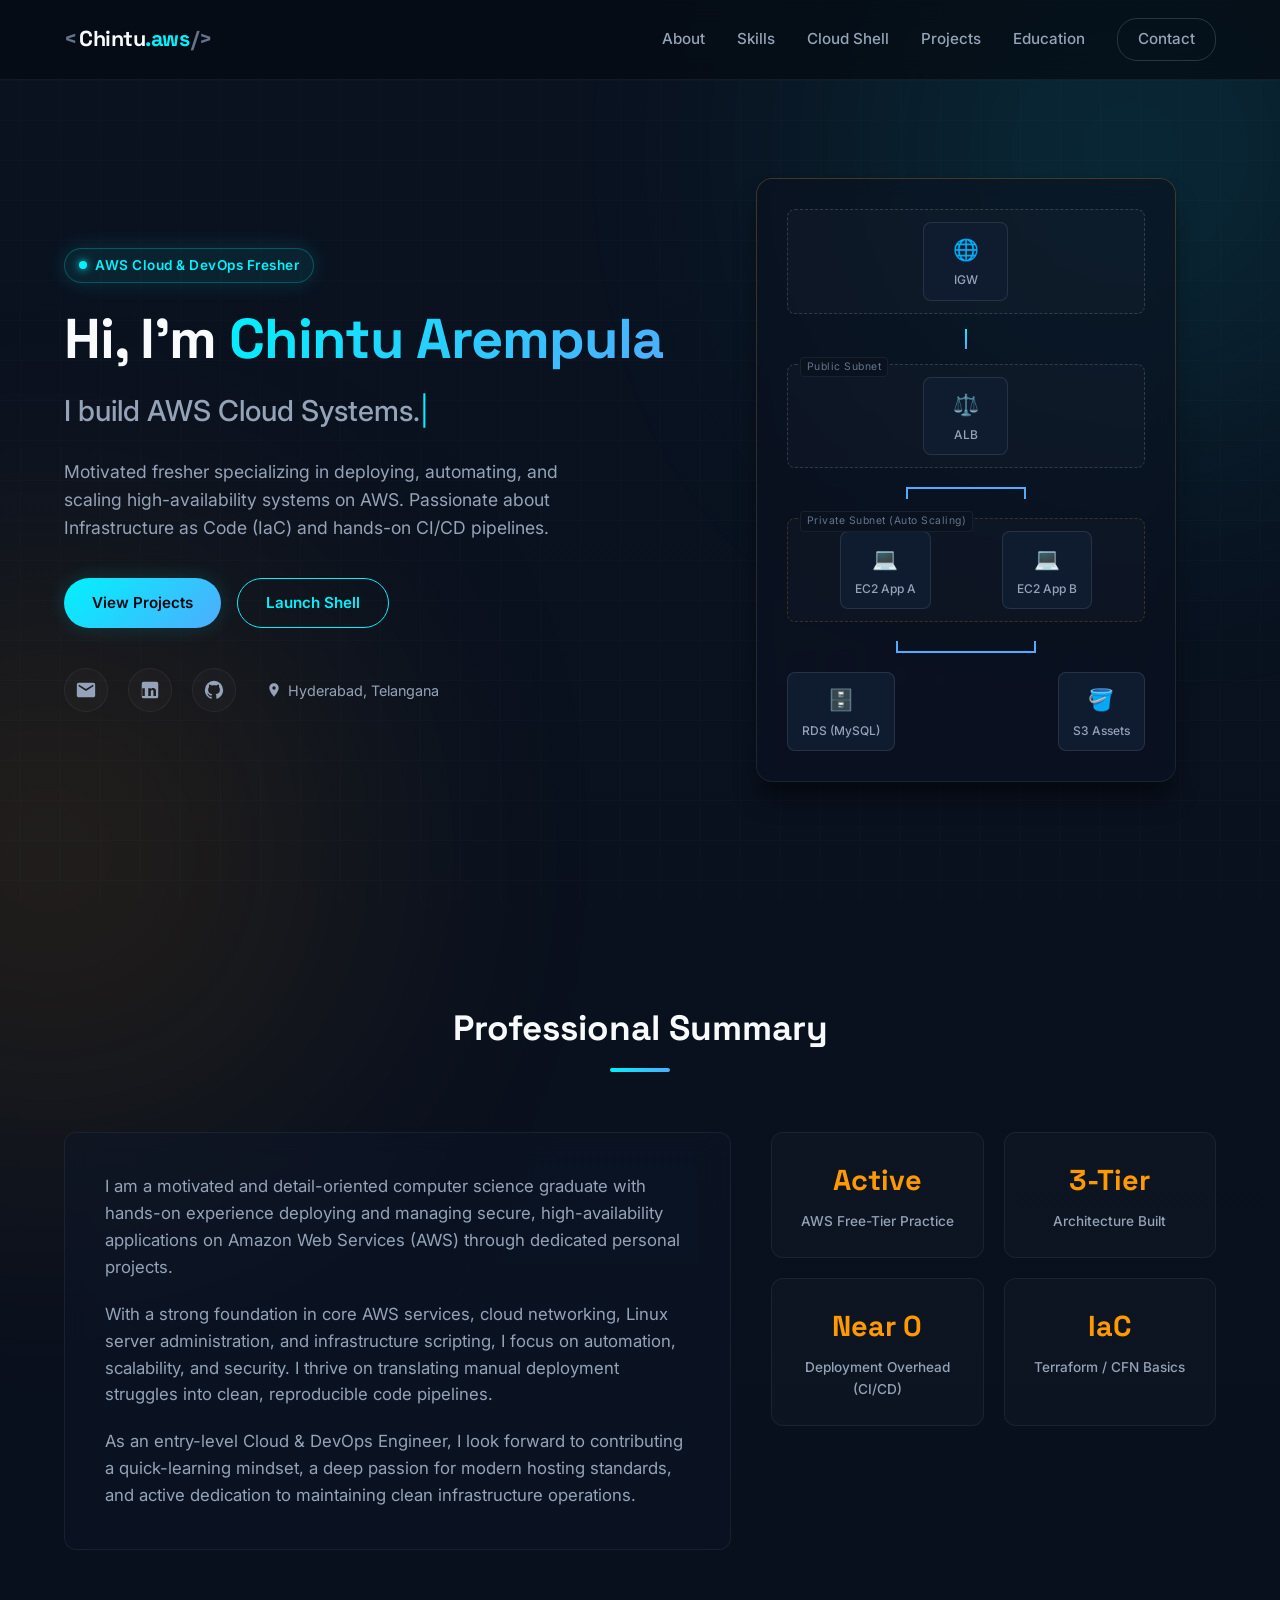
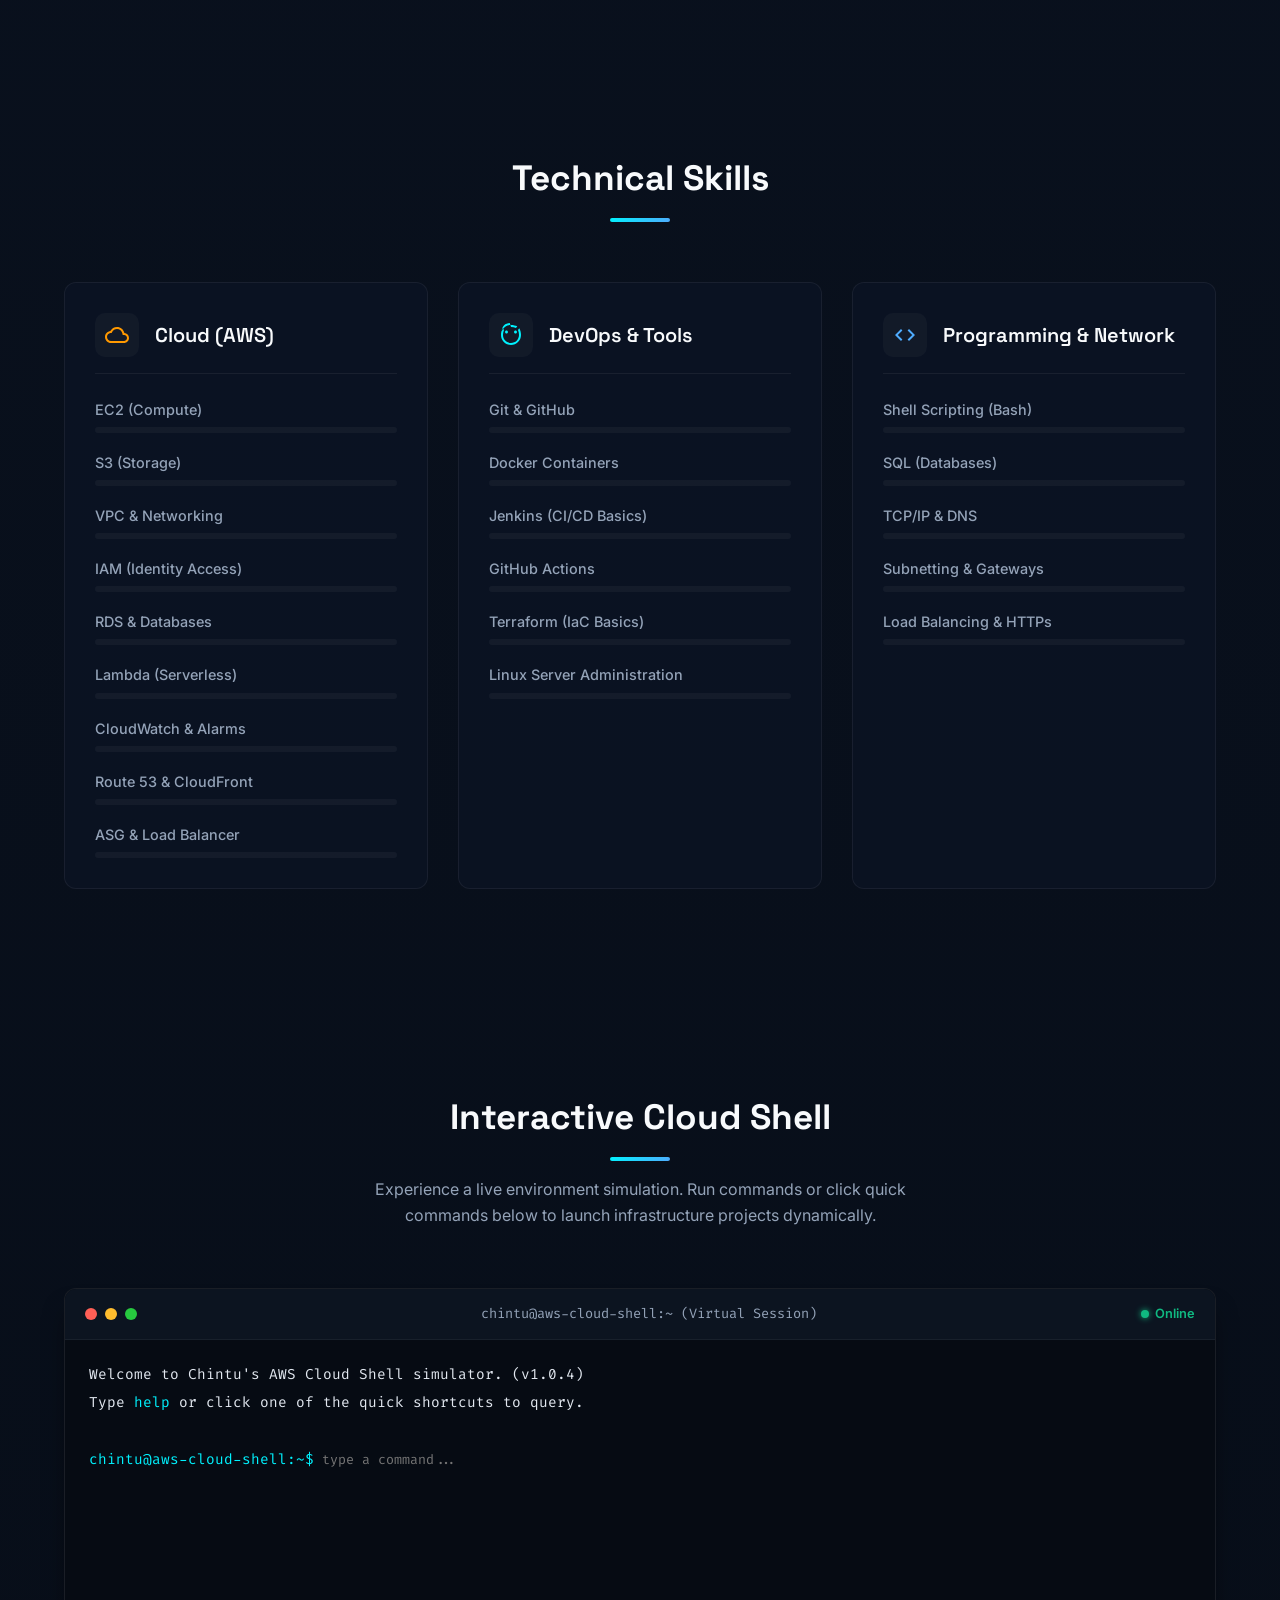
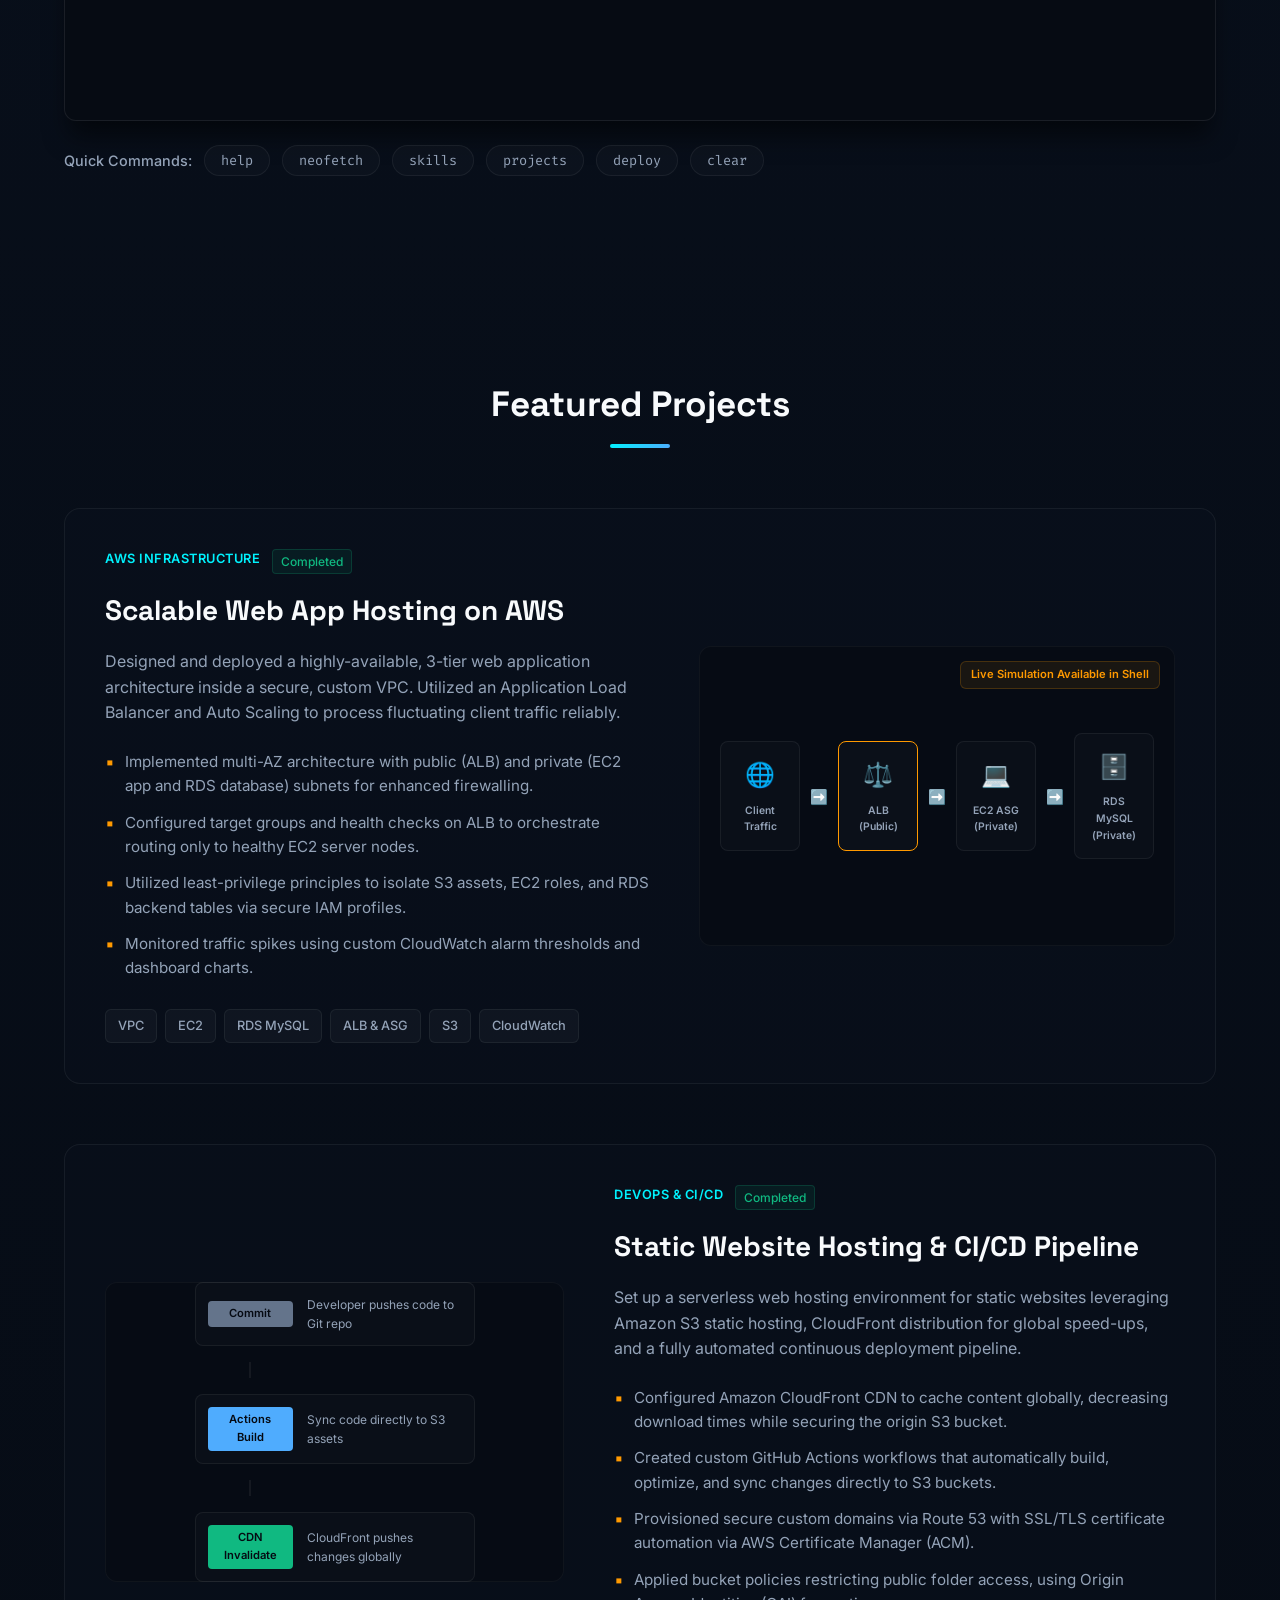
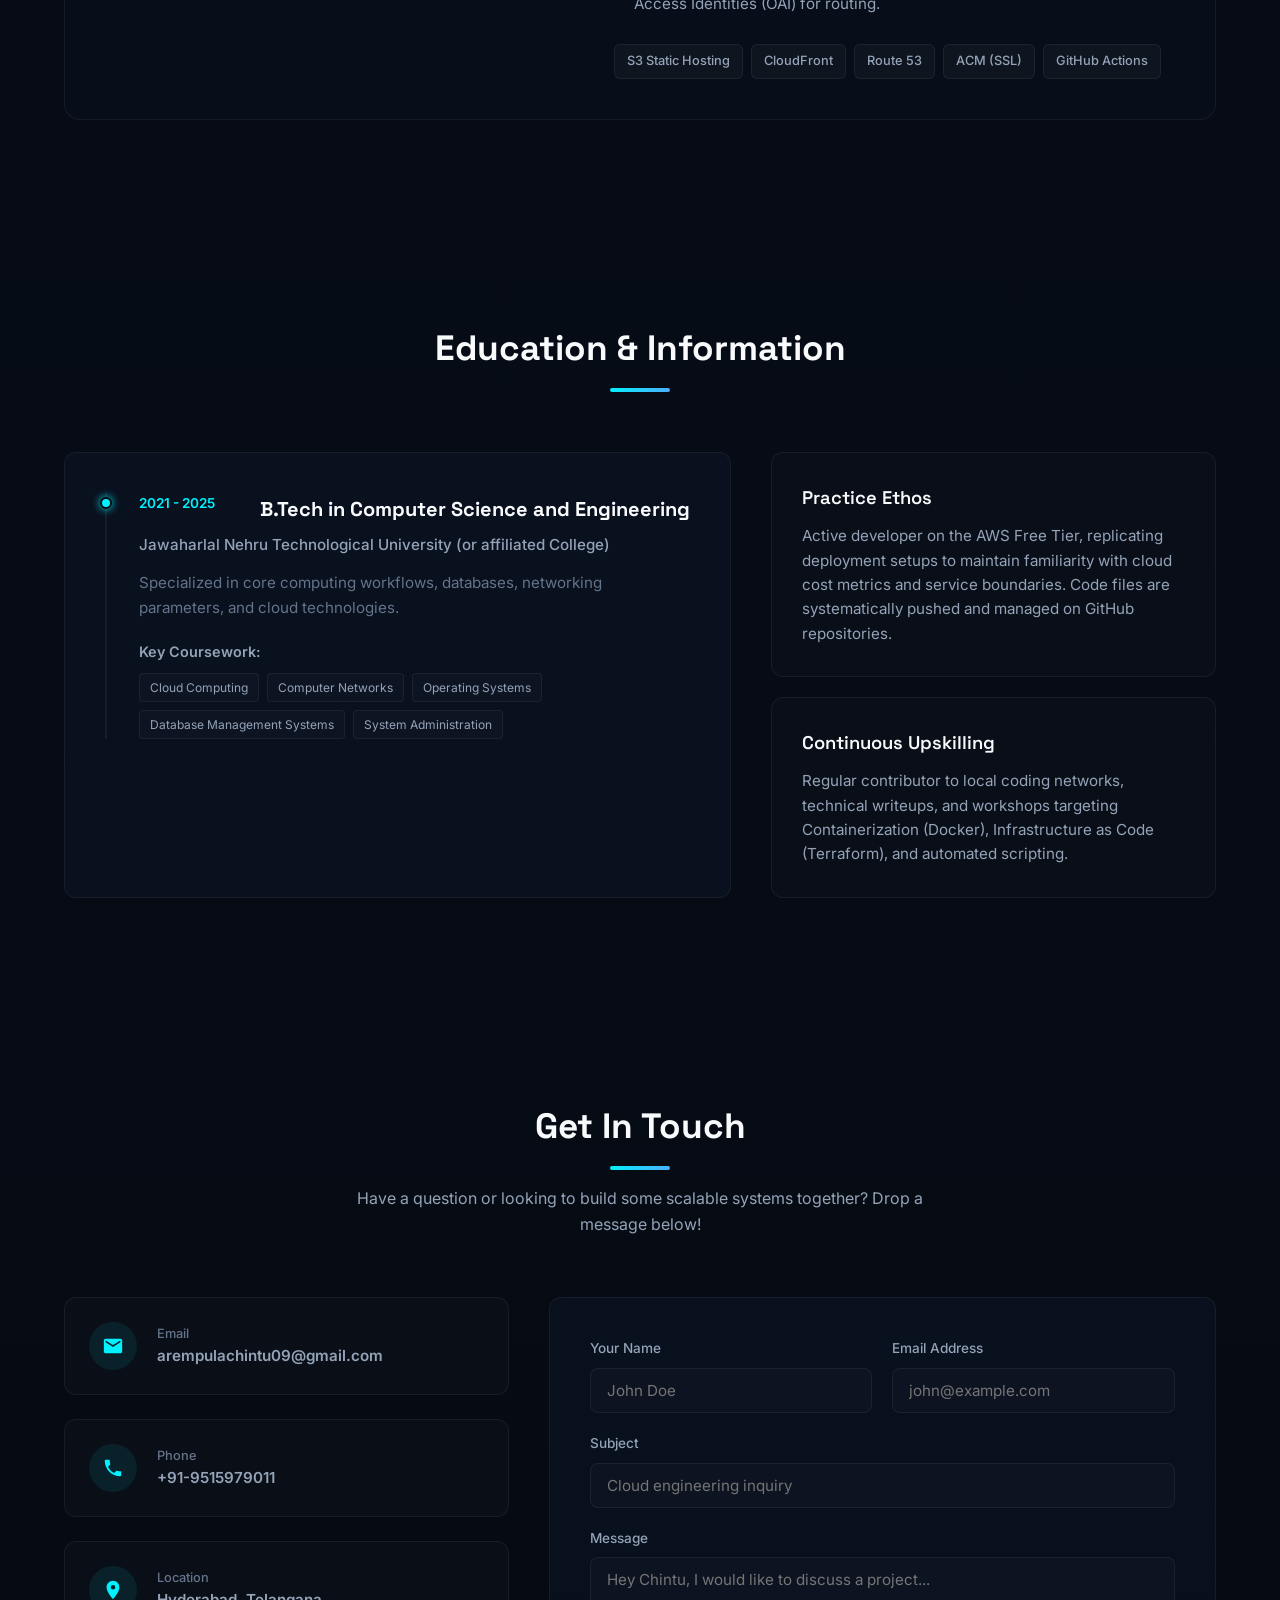
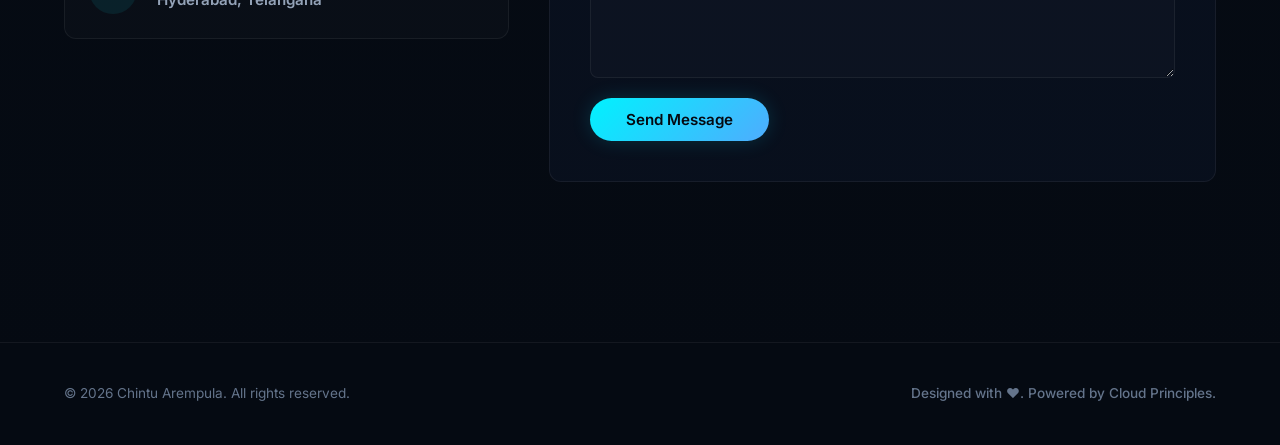
<file: index.html>
<!DOCTYPE html>
<html lang="en">
<head>
    <meta charset="UTF-8">
    <meta name="viewport" content="width=device-width, initial-scale=1.0">
    <title>Chintu Arempula | Aspiring AWS Cloud Engineer & DevOps Enthusiast</title>
    <meta name="description" content="Portfolio of Chintu Arempula, an aspiring AWS Cloud Engineer and DevOps Enthusiast. Specializing in cloud infrastructure, automation, and CI/CD pipelines.">
    <!-- Google Fonts -->
    <link rel="preconnect" href="https://fonts.googleapis.com">
    <link rel="preconnect" href="https://fonts.gstatic.com" crossorigin>
    <link href="https://fonts.googleapis.com/css2?family=Inter:wght@300;400;500;600;700&family=Space+Grotesk:wght@400;500;600;700&family=Fira+Code:wght@400;500&display=swap" rel="stylesheet">
    <!-- Stylesheet -->
    <link rel="stylesheet" href="style.css">
</head>
<body>
    <!-- Background Grid Effect -->
    <div class="grid-overlay"></div>
    <div class="glow-orb orb-1"></div>
    <div class="glow-orb orb-2"></div>

    <!-- Navigation Header -->
    <header class="navbar">
        <div class="container nav-container">
            <a href="#hero" class="logo">
                <span class="logo-bracket">&lt;</span>
                <span class="logo-text">Chintu<span class="text-accent">.aws</span></span>
                <span class="logo-bracket">/&gt;</span>
            </a>
            <nav class="nav-menu" id="navMenu">
                <a href="#about" class="nav-link">About</a>
                <a href="#skills" class="nav-link">Skills</a>
                <a href="#shell" class="nav-link">Cloud Shell</a>
                <a href="#projects" class="nav-link">Projects</a>
                <a href="#education" class="nav-link">Education</a>
                <a href="#contact" class="nav-link nav-btn">Contact</a>
            </nav>
            <button class="hamburger-menu" id="hamburgerBtn" aria-label="Toggle menu">
                <span class="bar"></span>
                <span class="bar"></span>
                <span class="bar"></span>
            </button>
        </div>
    </header>

    <!-- Main Content -->
    <main>
        <!-- Hero Section -->
        <section id="hero" class="hero-section">
            <div class="container hero-grid">
                <div class="hero-content">
                    <div class="badge">
                        <span class="badge-dot"></span>
                        AWS Cloud & DevOps Fresher
                    </div>
                    <h1 class="hero-title">
                        Hi, I'm <span class="gradient-text">Chintu Arempula</span>
                    </h1>
                    <h2 class="hero-subtitle">
                        I build <span id="typed-text"></span><span class="typed-cursor">|</span>
                    </h2>
                    <p class="hero-description">
                        Motivated fresher specializing in deploying, automating, and scaling high-availability systems on AWS. Passionate about Infrastructure as Code (IaC) and hands-on CI/CD pipelines.
                    </p>
                    <div class="hero-ctas">
                        <a href="#projects" class="btn btn-primary">View Projects</a>
                        <a href="#shell" class="btn btn-secondary">Launch Shell</a>
                    </div>
                    <div class="hero-socials">
                        <a href="mailto:arempulachintu09@gmail.com" class="social-link" title="Email Chintu">
                            <svg class="icon" viewBox="0 0 24 24"><path d="M20 4H4c-1.1 0-1.99.9-1.99 2L2 18c0 1.1.9 2 2 2h16c1.1 0 2-.9 2-2V6c0-1.1-.9-2-2-2zm0 4l-8 5-8-5V6l8 5 8-5v2z"/></svg>
                        </a>
                        <a href="https://linkedin.com/in/chintu-arempula" target="_blank" class="social-link" title="LinkedIn Profile">
                            <svg class="icon" viewBox="0 0 24 24"><path d="M19 3a2 2 0 0 1 2 2v14a2 2 0 0 1-2 2H5a2 2 0 0 1-2-2V5a2 2 0 0 1 2-2h14m-.5 15.5v-5.3a3.26 3.26 0 0 0-3.26-3.26c-.85 0-1.84.52-2.32 1.3v-1.11h-2.8v8.37h2.8v-4.87c0-.26.05-.5.14-.69a1.62 1.62 0 0 1 1.48-1.07c.82 0 1.15.62 1.15 1.53v5.1m-10.74-9.5a1.63 1.63 0 0 1-1.62-1.62 1.63 1.63 0 0 1 1.62-1.63 1.63 1.63 0 0 1 1.63 1.63 1.63 1.63 0 0 1-1.63 1.62m1.4 9.5V10.13h-2.8v8.37h2.8z"/></svg>
                        </a>
                        <a href="https://github.com/chintu-arempula" target="_blank" class="social-link" title="GitHub Profile">
                            <svg class="icon" viewBox="0 0 24 24"><path d="M12 2A10 10 0 0 0 2 12c0 4.42 2.87 8.17 6.84 9.5.5.08.66-.23.66-.5v-1.69c-2.77.6-3.36-1.34-3.36-1.34-.46-1.16-1.11-1.47-1.11-1.47-.9-.62.07-.6.07-.6 1 .07 1.53 1.03 1.53 1.03.9 1.52 2.34 1.07 2.91.83.09-.65.35-1.09.63-1.34-2.22-.25-4.55-1.11-4.55-4.92 0-1.11.38-2 1.03-2.71-.1-.25-.45-1.29.1-2.64 0 0 .84-.27 2.75 1.02.79-.22 1.65-.33 2.5-.33.85 0 1.71.11 2.5.33 1.91-1.29 2.75-1.02 2.75-1.02.55 1.35.2 2.39.1 2.64.65.71 1.03 1.6 1.03 2.71 0 3.82-2.34 4.66-4.57 4.91.36.31.69.92.69 1.85V21c0 .27.16.59.67.5C19.14 20.16 22 16.42 22 12A10 10 0 0 0 12 2z"/></svg>
                        </a>
                        <span class="hero-location">
                            <svg class="icon-small" viewBox="0 0 24 24"><path d="M12 2C8.13 2 5 5.13 5 9c0 5.25 7 13 7 13s7-7.75 7-13c0-3.87-3.13-7-7-7zm0 9.5a2.5 2.5 0 0 1 0-5 2.5 2.5 0 0 1 0 5z"/></svg>
                            Hyderabad, Telangana
                        </span>
                    </div>
                </div>

                <div class="hero-visual">
                    <!-- High-tech simulated architecture stack -->
                    <div class="architecture-canvas">
                        <div class="arch-layer client-side">
                            <div class="arch-node internet" title="Internet Gateway">
                                <div class="node-icon">🌐</div>
                                <span class="node-label">IGW</span>
                            </div>
                        </div>
                        <div class="arch-arrows arrow-v"></div>
                        <div class="arch-layer public-subnet">
                            <span class="layer-badge">Public Subnet</span>
                            <div class="arch-node alb" title="Application Load Balancer">
                                <div class="node-icon">⚖️</div>
                                <span class="node-label">ALB</span>
                            </div>
                        </div>
                        <div class="arch-arrows arrow-split"></div>
                        <div class="arch-layer private-subnet">
                            <span class="layer-badge">Private Subnet (Auto Scaling)</span>
                            <div class="subnet-nodes">
                                <div class="arch-node ec2" title="EC2 Application Instance A">
                                    <div class="node-icon">💻</div>
                                    <span class="node-label">EC2 App A</span>
                                </div>
                                <div class="arch-node ec2" title="EC2 Application Instance B">
                                    <div class="node-icon">💻</div>
                                    <span class="node-label">EC2 App B</span>
                                </div>
                            </div>
                        </div>
                        <div class="arch-arrows arrow-split-db"></div>
                        <div class="arch-layer db-subnet">
                            <div class="arch-node rds" title="RDS Database (Multi-AZ Master)">
                                <div class="node-icon">🗄️</div>
                                <span class="node-label">RDS (MySQL)</span>
                            </div>
                            <div class="arch-node s3" title="Amazon S3 Static Assets">
                                <div class="node-icon">🪣</div>
                                <span class="node-label">S3 Assets</span>
                            </div>
                        </div>
                    </div>
                </div>
            </div>
        </section>

        <!-- About Me Section -->
        <section id="about" class="about-section reveal">
            <div class="container">
                <div class="section-header">
                    <h2 class="section-title">Professional Summary</h2>
                    <div class="section-underline"></div>
                </div>
                <div class="about-grid">
                    <div class="about-card card-glow">
                        <p class="summary-paragraph">
                            I am a motivated and detail-oriented computer science graduate with hands-on experience deploying and managing secure, high-availability applications on Amazon Web Services (AWS) through dedicated personal projects. 
                        </p>
                        <p class="summary-paragraph">
                            With a strong foundation in core AWS services, cloud networking, Linux server administration, and infrastructure scripting, I focus on automation, scalability, and security. I thrive on translating manual deployment struggles into clean, reproducible code pipelines.
                        </p>
                        <p class="summary-paragraph">
                            As an entry-level Cloud & DevOps Engineer, I look forward to contributing a quick-learning mindset, a deep passion for modern hosting standards, and active dedication to maintaining clean infrastructure operations.
                        </p>
                    </div>
                    <div class="about-metrics">
                        <div class="metric-card">
                            <div class="metric-num text-accent">Active</div>
                            <div class="metric-label">AWS Free-Tier Practice</div>
                        </div>
                        <div class="metric-card">
                            <div class="metric-num">3-Tier</div>
                            <div class="metric-label">Architecture Built</div>
                        </div>
                        <div class="metric-card">
                            <div class="metric-num">Near 0</div>
                            <div class="metric-label">Deployment Overhead (CI/CD)</div>
                        </div>
                        <div class="metric-card">
                            <div class="metric-num">IaC</div>
                            <div class="metric-label">Terraform / CFN Basics</div>
                        </div>
                    </div>
                </div>
            </div>
        </section>

        <!-- Technical Skills Section -->
        <section id="skills" class="skills-section reveal">
            <div class="container">
                <div class="section-header">
                    <h2 class="section-title">Technical Skills</h2>
                    <div class="section-underline"></div>
                </div>
                <div class="skills-grid">
                    <!-- AWS Skills -->
                    <div class="skill-category-card">
                        <div class="category-header">
                            <div class="category-icon cloud-icon">
                                <svg viewBox="0 0 24 24" class="svg-skill"><path d="M19.35 10.04C18.67 6.59 15.64 4 12 4 9.11 4 6.6 5.64 5.35 8.04 2.34 8.36 0 10.91 0 14c0 3.31 2.69 6 6 6h13c2.76 0 5-2.24 5-5 0-2.64-2.05-4.78-4.65-4.96zM19 18H6c-2.21 0-4-1.79-4-4 0-2.05 1.53-3.76 3.56-3.97l1.07-.11.5-.95C8.08 7.14 9.94 6 12 6c2.62 0 4.88 1.86 5.39 4.43l.3 1.5 1.53.11c1.56.1 2.78 1.41 2.78 2.96 0 1.65-1.35 3-3 3z"/></svg>
                            </div>
                            <h3>Cloud (AWS)</h3>
                        </div>
                        <ul class="skill-list">
                            <li><span>EC2 (Compute)</span><div class="bar-bg"><div class="bar-fill" style="width: 90%"></div></div></li>
                            <li><span>S3 (Storage)</span><div class="bar-bg"><div class="bar-fill" style="width: 85%"></div></div></li>
                            <li><span>VPC & Networking</span><div class="bar-bg"><div class="bar-fill" style="width: 80%"></div></div></li>
                            <li><span>IAM (Identity Access)</span><div class="bar-bg"><div class="bar-fill" style="width: 80%"></div></div></li>
                            <li><span>RDS & Databases</span><div class="bar-bg"><div class="bar-fill" style="width: 75%"></div></div></li>
                            <li><span>Lambda (Serverless)</span><div class="bar-bg"><div class="bar-fill" style="width: 70%"></div></div></li>
                            <li><span>CloudWatch & Alarms</span><div class="bar-bg"><div class="bar-fill" style="width: 75%"></div></div></li>
                            <li><span>Route 53 & CloudFront</span><div class="bar-bg"><div class="bar-fill" style="width: 80%"></div></div></li>
                            <li><span>ASG & Load Balancer</span><div class="bar-bg"><div class="bar-fill" style="width: 85%"></div></div></li>
                        </ul>
                    </div>

                    <!-- DevOps & Infrastructure -->
                    <div class="skill-category-card">
                        <div class="category-header">
                            <div class="category-icon devops-icon">
                                <svg viewBox="0 0 24 24" class="svg-skill"><path d="M22 12c0-2.38-.6-4.67-1.75-6.67L19 7c.63 1.5 1 3.2 1 5 0 4.41-3.59 8-8 8s-8-3.59-8-8c0-1.8.37-3.5 1-5l-1.25-1.67C2.6 7.33 2 9.62 2 12c0 5.52 4.48 10 10 10s10-4.48 10-10zM12 4c1.8 0 3.5.37 5 1l1.25-1.67C16.67 2.6 14.38 2 12 2 6.48 2 2 6.48 2 12l1.75 1.33c-.63-1.5-1-3.2-1-5.33 0-4.41 3.59-8 8-8zM16.5 10.5c.83 0 1.5-.67 1.5-1.5s-.67-1.5-1.5-1.5-1.5.67-1.5 1.5.67 1.5 1.5 1.5zm-9 0c.83 0 1.5-.67 1.5-1.5S8.33 7.5 7.5 7.5 6 8.17 6 9s.67 1.5 1.5 1.5z"/></svg>
                            </div>
                            <h3>DevOps & Tools</h3>
                        </div>
                        <ul class="skill-list">
                            <li><span>Git & GitHub</span><div class="bar-bg"><div class="bar-fill" style="width: 85%"></div></div></li>
                            <li><span>Docker Containers</span><div class="bar-bg"><div class="bar-fill" style="width: 70%"></div></div></li>
                            <li><span>Jenkins (CI/CD Basics)</span><div class="bar-bg"><div class="bar-fill" style="width: 65%"></div></div></li>
                            <li><span>GitHub Actions</span><div class="bar-bg"><div class="bar-fill" style="width: 75%"></div></div></li>
                            <li><span>Terraform (IaC Basics)</span><div class="bar-bg"><div class="bar-fill" style="width: 60%"></div></div></li>
                            <li><span>Linux Server Administration</span><div class="bar-bg"><div class="bar-fill" style="width: 80%"></div></div></li>
                        </ul>
                    </div>

                    <!-- Scripting & Networking -->
                    <div class="skill-category-card">
                        <div class="category-header">
                            <div class="category-icon code-icon">
                                <svg viewBox="0 0 24 24" class="svg-skill"><path d="M9.4 16.6L4.8 12l4.6-4.6L8 6l-6 6 6 6 1.4-1.4zm5.2 0l4.6-4.6-4.6-4.6L16 6l6 6-6 6-1.4-1.4z"/></svg>
                            </div>
                            <h3>Programming & Network</h3>
                        </div>
                        <ul class="skill-list">
                            <li><span>Shell Scripting (Bash)</span><div class="bar-bg"><div class="bar-fill" style="width: 75%"></div></div></li>
                            <li><span>SQL (Databases)</span><div class="bar-bg"><div class="bar-fill" style="width: 70%"></div></div></li>
                            <li><span>TCP/IP & DNS</span><div class="bar-bg"><div class="bar-fill" style="width: 80%"></div></div></li>
                            <li><span>Subnetting & Gateways</span><div class="bar-bg"><div class="bar-fill" style="width: 80%"></div></div></li>
                            <li><span>Load Balancing & HTTPs</span><div class="bar-bg"><div class="bar-fill" style="width: 85%"></div></div></li>
                        </ul>
                    </div>
                </div>
            </div>
        </section>

        <!-- Interactive AWS Console Terminal Section -->
        <section id="shell" class="terminal-section reveal">
            <div class="container">
                <div class="section-header">
                    <h2 class="section-title">Interactive Cloud Shell</h2>
                    <div class="section-underline"></div>
                    <p class="section-desc">Experience a live environment simulation. Run commands or click quick commands below to launch infrastructure projects dynamically.</p>
                </div>
                
                <div class="terminal-window">
                    <div class="terminal-header">
                        <div class="terminal-buttons">
                            <span class="terminal-btn btn-close"></span>
                            <span class="terminal-btn btn-minimize"></span>
                            <span class="terminal-btn btn-expand"></span>
                        </div>
                        <div class="terminal-title">chintu@aws-cloud-shell:~ (Virtual Session)</div>
                        <div class="terminal-status"><span class="pulse-indicator"></span>Online</div>
                    </div>
                    <div class="terminal-body" id="terminalBody">
                        <div class="terminal-line">Welcome to Chintu's AWS Cloud Shell simulator. (v1.0.4)</div>
                        <div class="terminal-line">Type <span class="text-accent">help</span> or click one of the quick shortcuts to query.</div>
                        <div class="terminal-line">&nbsp;</div>
                        <div class="terminal-output-container" id="terminalOutputs"></div>
                        <div class="terminal-input-line">
                            <span class="terminal-prompt">chintu@aws-cloud-shell:~$</span>
                            <input type="text" id="terminalInput" class="terminal-input" autofocus autocomplete="off" spellcheck="false" placeholder="type a command...">
                        </div>
                    </div>
                </div>
                
                <div class="terminal-shortcuts">
                    <span class="shortcut-label">Quick Commands:</span>
                    <button class="shortcut-btn" data-cmd="help">help</button>
                    <button class="shortcut-btn" data-cmd="neofetch">neofetch</button>
                    <button class="shortcut-btn" data-cmd="skills">skills</button>
                    <button class="shortcut-btn" data-cmd="projects">projects</button>
                    <button class="shortcut-btn" data-cmd="deploy">deploy</button>
                    <button class="shortcut-btn" data-cmd="clear">clear</button>
                </div>
            </div>
        </section>

        <!-- Projects Section -->
        <section id="projects" class="projects-section reveal">
            <div class="container">
                <div class="section-header">
                    <h2 class="section-title">Featured Projects</h2>
                    <div class="section-underline"></div>
                </div>
                <div class="projects-container">
                    
                    <!-- Project 1 -->
                    <div class="project-card">
                        <div class="project-info">
                            <div class="project-meta">
                                <span class="project-type">AWS Infrastructure</span>
                                <span class="project-status">Completed</span>
                            </div>
                            <h3 class="project-title">Scalable Web App Hosting on AWS</h3>
                            <p class="project-description">
                                Designed and deployed a highly-available, 3-tier web application architecture inside a secure, custom VPC. Utilized an Application Load Balancer and Auto Scaling to process fluctuating client traffic reliably.
                            </p>
                            
                            <ul class="project-points">
                                <li>Implemented multi-AZ architecture with public (ALB) and private (EC2 app and RDS database) subnets for enhanced firewalling.</li>
                                <li>Configured target groups and health checks on ALB to orchestrate routing only to healthy EC2 server nodes.</li>
                                <li>Utilized least-privilege principles to isolate S3 assets, EC2 roles, and RDS backend tables via secure IAM profiles.</li>
                                <li>Monitored traffic spikes using custom CloudWatch alarm thresholds and dashboard charts.</li>
                            </ul>
                            
                            <div class="project-tech">
                                <span>VPC</span>
                                <span>EC2</span>
                                <span>RDS MySQL</span>
                                <span>ALB & ASG</span>
                                <span>S3</span>
                                <span>CloudWatch</span>
                            </div>
                        </div>
                        <div class="project-visual-card">
                            <div class="project-badge-top">Live Simulation Available in Shell</div>
                            <div class="flow-chart">
                                <div class="flow-step">
                                    <div class="flow-icon">🌐</div>
                                    <span>Client Traffic</span>
                                </div>
                                <div class="flow-arrow">➡️</div>
                                <div class="flow-step highlight">
                                    <div class="flow-icon">⚖️</div>
                                    <span>ALB (Public)</span>
                                </div>
                                <div class="flow-arrow">➡️</div>
                                <div class="flow-step">
                                    <div class="flow-icon">💻</div>
                                    <span>EC2 ASG (Private)</span>
                                </div>
                                <div class="flow-arrow">➡️</div>
                                <div class="flow-step">
                                    <div class="flow-icon">🗄️</div>
                                    <span>RDS MySQL (Private)</span>
                                </div>
                            </div>
                        </div>
                    </div>

                    <!-- Project 2 -->
                    <div class="project-card reverse">
                        <div class="project-info">
                            <div class="project-meta">
                                <span class="project-type">DevOps & CI/CD</span>
                                <span class="project-status">Completed</span>
                            </div>
                            <h3 class="project-title">Static Website Hosting & CI/CD Pipeline</h3>
                            <p class="project-description">
                                Set up a serverless web hosting environment for static websites leveraging Amazon S3 static hosting, CloudFront distribution for global speed-ups, and a fully automated continuous deployment pipeline.
                            </p>
                            
                            <ul class="project-points">
                                <li>Configured Amazon CloudFront CDN to cache content globally, decreasing download times while securing the origin S3 bucket.</li>
                                <li>Created custom GitHub Actions workflows that automatically build, optimize, and sync changes directly to S3 buckets.</li>
                                <li>Provisioned secure custom domains via Route 53 with SSL/TLS certificate automation via AWS Certificate Manager (ACM).</li>
                                <li>Applied bucket policies restricting public folder access, using Origin Access Identities (OAI) for routing.</li>
                            </ul>
                            
                            <div class="project-tech">
                                <span>S3 Static Hosting</span>
                                <span>CloudFront</span>
                                <span>Route 53</span>
                                <span>ACM (SSL)</span>
                                <span>GitHub Actions</span>
                            </div>
                        </div>
                        <div class="project-visual-card">
                            <div class="cicd-timeline">
                                <div class="cicd-step">
                                    <div class="cicd-badge">Commit</div>
                                    <p>Developer pushes code to Git repo</p>
                                </div>
                                <div class="cicd-connector"></div>
                                <div class="cicd-step">
                                    <div class="cicd-badge run">Actions Build</div>
                                    <p>Sync code directly to S3 assets</p>
                                </div>
                                <div class="cicd-connector"></div>
                                <div class="cicd-step">
                                    <div class="cicd-badge finish">CDN Invalidate</div>
                                    <p>CloudFront pushes changes globally</p>
                                </div>
                            </div>
                        </div>
                    </div>

                </div>
            </div>
        </section>

        <!-- Education Section -->
        <section id="education" class="education-section reveal">
            <div class="container">
                <div class="section-header">
                    <h2 class="section-title">Education & Information</h2>
                    <div class="section-underline"></div>
                </div>
                
                <div class="edu-grid">
                    <!-- School Timeline -->
                    <div class="edu-timeline-card">
                        <div class="edu-timeline-item">
                            <div class="timeline-dot"></div>
                            <div class="timeline-header">
                                <span class="timeline-date">2021 - 2025</span>
                                <h3 class="timeline-degree">B.Tech in Computer Science and Engineering</h3>
                            </div>
                            <h4 class="timeline-school">Jawaharlal Nehru Technological University (or affiliated College)</h4>
                            <p class="timeline-desc">
                                Specialized in core computing workflows, databases, networking parameters, and cloud technologies.
                            </p>
                            <div class="coursework">
                                <h5>Key Coursework:</h5>
                                <div class="course-tags">
                                    <span>Cloud Computing</span>
                                    <span>Computer Networks</span>
                                    <span>Operating Systems</span>
                                    <span>Database Management Systems</span>
                                    <span>System Administration</span>
                                </div>
                            </div>
                        </div>
                    </div>

                    <!-- Additional info cards -->
                    <div class="info-sidebar">
                        <div class="info-card">
                            <h3 class="info-card-title">Practice Ethos</h3>
                            <p>Active developer on the AWS Free Tier, replicating deployment setups to maintain familiarity with cloud cost metrics and service boundaries. Code files are systematically pushed and managed on GitHub repositories.</p>
                        </div>
                        <div class="info-card">
                            <h3 class="info-card-title">Continuous Upskilling</h3>
                            <p>Regular contributor to local coding networks, technical writeups, and workshops targeting Containerization (Docker), Infrastructure as Code (Terraform), and automated scripting.</p>
                        </div>
                    </div>
                </div>
            </div>
        </section>

        <!-- Contact Section -->
        <section id="contact" class="contact-section reveal">
            <div class="container">
                <div class="section-header">
                    <h2 class="section-title">Get In Touch</h2>
                    <div class="section-underline"></div>
                    <p class="section-desc">Have a question or looking to build some scalable systems together? Drop a message below!</p>
                </div>
                
                <div class="contact-grid">
                    <div class="contact-sidebar">
                        <div class="contact-info-item">
                            <div class="contact-info-icon">
                                <svg viewBox="0 0 24 24" class="svg-contact"><path d="M20 4H4c-1.1 0-1.99.9-1.99 2L2 18c0 1.1.9 2 2 2h16c1.1 0 2-.9 2-2V6c0-1.1-.9-2-2-2zm0 4l-8 5-8-5V6l8 5 8-5v2z"/></svg>
                            </div>
                            <div class="contact-info-details">
                                <span class="contact-label">Email</span>
                                <a href="mailto:arempulachintu09@gmail.com" class="contact-value">arempulachintu09@gmail.com</a>
                            </div>
                        </div>

                        <div class="contact-info-item">
                            <div class="contact-info-icon">
                                <svg viewBox="0 0 24 24" class="svg-contact"><path d="M6.62 10.79a15.149 15.149 0 0 0 6.59 6.59l2.2-2.2c.27-.27.67-.36 1.02-.24 1.12.37 2.33.57 3.57.57.55 0 1 .45 1 1V20c0 .55-.45 1-1 1-9.39 0-17-7.61-17-17 0-.55.45-1 1-1h3.5c.55 0 1 .45 1 1 0 1.25.2 2.45.57 3.57.11.35.03.74-.25 1.02l-2.2 2.2z"/></svg>
                            </div>
                            <div class="contact-info-details">
                                <span class="contact-label">Phone</span>
                                <a href="tel:+919515979011" class="contact-value">+91-9515979011</a>
                            </div>
                        </div>

                        <div class="contact-info-item">
                            <div class="contact-info-icon">
                                <svg viewBox="0 0 24 24" class="svg-contact"><path d="M12 2C8.13 2 5 5.13 5 9c0 5.25 7 13 7 13s7-7.75 7-13c0-3.87-3.13-7-7-7zm0 9.5a2.5 2.5 0 0 1 0-5 2.5 2.5 0 0 1 0 5z"/></svg>
                            </div>
                            <div class="contact-info-details">
                                <span class="contact-label">Location</span>
                                <span class="contact-value">Hyderabad, Telangana</span>
                            </div>
                        </div>
                    </div>

                    <div class="contact-form-container">
                        <form id="contactForm" class="contact-form">
                            <div class="form-row">
                                <div class="form-group">
                                    <label for="formName">Your Name</label>
                                    <input type="text" id="formName" name="name" required placeholder="John Doe">
                                </div>
                                <div class="form-group">
                                    <label for="formEmail">Email Address</label>
                                    <input type="email" id="formEmail" name="email" required placeholder="john@example.com">
                                </div>
                            </div>
                            <div class="form-group">
                                <label for="formSubject">Subject</label>
                                <input type="text" id="formSubject" name="subject" required placeholder="Cloud engineering inquiry">
                            </div>
                            <div class="form-group">
                                <label for="formMessage">Message</label>
                                <textarea id="formMessage" name="message" rows="5" required placeholder="Hey Chintu, I would like to discuss a project..."></textarea>
                            </div>
                            <button type="submit" class="btn btn-primary btn-submit">
                                Send Message
                                <svg class="submit-spinner" viewBox="0 0 50 50"><circle class="path" cx="25" cy="25" r="20" fill="none" stroke-width="5"></circle></svg>
                            </button>
                            <div id="formFeedback" class="form-feedback"></div>
                        </form>
                    </div>
                </div>
            </div>
        </section>
    </main>

    <!-- Footer -->
    <footer class="main-footer">
        <div class="container footer-content">
            <p>&copy; 2026 Chintu Arempula. All rights reserved.</p>
            <p class="footer-note">Designed with ❤️. Powered by Cloud Principles.</p>
        </div>
    </footer>

    <!-- Script File -->
    <script src="script.js"></script>
</body>
</html>
</file>
<file: style.css>
/* ==========================================================================
   CSS CUSTOM PROPERTIES (DESIGN SYSTEM)
   ========================================================================== */
:root {
    /* Color Palette */
    --color-bg-darker: #050a12;
    --color-bg-dark: #0a1220;
    --color-bg-card: rgba(15, 23, 42, 0.45);
    --color-border: rgba(255, 255, 255, 0.06);
    --color-border-glow: rgba(0, 242, 254, 0.25);
    
    --color-text-primary: #f8fafc;
    --color-text-secondary: #94a3b8;
    --color-text-muted: #64748b;
    
    /* Accents */
    --color-accent: #00f2fe; /* Cyber Cyan */
    --color-accent-alt: #4facfe; /* Electric Blue */
    --color-accent-orange: #ff9900; /* AWS Orange */
    --color-success: #10b981; /* Emerald */
    --color-error: #f43f5e; /* Rose */
    --color-warning: #f59e0b; /* Amber */
    
    /* Gradients */
    --gradient-primary: linear-gradient(135deg, #00f2fe 0%, #4facfe 100%);
    --gradient-orange: linear-gradient(135deg, #ff9900 0%, #ff5500 100%);
    --gradient-dark: linear-gradient(180deg, #0a1220 0%, #050a12 100%);
    --gradient-card: linear-gradient(145deg, rgba(255, 255, 255, 0.05) 0%, rgba(255, 255, 255, 0.01) 100%);

    /* Fonts */
    --font-headings: 'Space Grotesk', -apple-system, BlinkMacSystemFont, sans-serif;
    --font-body: 'Inter', -apple-system, BlinkMacSystemFont, sans-serif;
    --font-mono: 'Fira Code', monospace;
    
    /* Shadows & Effects */
    --shadow-sm: 0 4px 6px -1px rgba(0, 0, 0, 0.1), 0 2px 4px -1px rgba(0, 0, 0, 0.06);
    --shadow-md: 0 10px 15px -3px rgba(0, 0, 0, 0.3), 0 4px 6px -2px rgba(0, 0, 0, 0.05);
    --shadow-lg: 0 20px 25px -5px rgba(0, 0, 0, 0.5), 0 10px 10px -5px rgba(0, 0, 0, 0.04);
    --shadow-glow: 0 0 20px rgba(0, 242, 254, 0.15);
    --shadow-glow-orange: 0 0 20px rgba(255, 153, 0, 0.2);
    
    /* Transitions */
    --transition-fast: 0.2s cubic-bezier(0.4, 0, 0.2, 1);
    --transition-normal: 0.3s cubic-bezier(0.4, 0, 0.2, 1);
    --transition-slow: 0.5s cubic-bezier(0.4, 0, 0.2, 1);
    
    /* Container Widths */
    --container-width: 1200px;
    --border-radius: 12px;
}

/* ==========================================================================
   RESET & BASE STYLES
   ========================================================================== */
*, *::before, *::after {
    box-sizing: border-box;
    margin: 0;
    padding: 0;
}

html {
    scroll-behavior: smooth;
    scroll-padding-top: 80px;
    font-size: 16px;
}

body {
    background-color: var(--color-bg-darker);
    background-image: var(--gradient-dark);
    color: var(--color-text-primary);
    font-family: var(--font-body);
    line-height: 1.6;
    overflow-x: hidden;
    min-height: 100vh;
    position: relative;
}

/* Background Grids & Orbs */
.grid-overlay {
    position: fixed;
    top: 0;
    left: 0;
    width: 100%;
    height: 100%;
    background-image: 
        linear-gradient(rgba(255, 255, 255, 0.015) 1px, transparent 1px),
        linear-gradient(90deg, rgba(255, 255, 255, 0.015) 1px, transparent 1px);
    background-size: 40px 40px;
    background-position: center top;
    z-index: -2;
    pointer-events: none;
}

.glow-orb {
    position: fixed;
    width: 500px;
    height: 500px;
    border-radius: 50%;
    filter: blur(150px);
    opacity: 0.15;
    z-index: -1;
    pointer-events: none;
    animation: orbFloat 20s infinite alternate ease-in-out;
}

.orb-1 {
    top: -100px;
    right: -100px;
    background: var(--color-accent);
}

.orb-2 {
    bottom: -200px;
    left: -200px;
    background: var(--color-accent-orange);
    animation-delay: -5s;
}

@keyframes orbFloat {
    0% { transform: translate(0, 0) scale(1); }
    100% { transform: translate(50px, 80px) scale(1.1); }
}

a {
    color: inherit;
    text-decoration: none;
    transition: var(--transition-fast);
}

ul {
    list-style: none;
}

input, textarea, button {
    font-family: inherit;
    color: inherit;
    background: none;
    border: none;
    outline: none;
}

img, svg {
    max-width: 100%;
    height: auto;
    vertical-align: middle;
}

.container {
    width: 100%;
    max-width: var(--container-width);
    margin: 0 auto;
    padding: 0 24px;
}

/* ==========================================================================
   REUSABLE UTILITIES & BUTTONS
   ========================================================================== */
.gradient-text {
    background: var(--gradient-primary);
    -webkit-background-clip: text;
    -webkit-text-fill-color: transparent;
    background-clip: text;
}

.text-accent {
    color: var(--color-accent);
}

.text-orange {
    color: var(--color-accent-orange);
}

.btn {
    display: inline-flex;
    align-items: center;
    justify-content: center;
    padding: 12px 28px;
    font-weight: 600;
    font-size: 0.95rem;
    border-radius: 30px;
    cursor: pointer;
    transition: var(--transition-normal);
    position: relative;
    overflow: hidden;
}

.btn-primary {
    background: var(--gradient-primary);
    color: var(--color-bg-darker);
    box-shadow: var(--shadow-glow);
}

.btn-primary::before {
    content: '';
    position: absolute;
    top: 0;
    left: 0;
    width: 100%;
    height: 100%;
    background: linear-gradient(135deg, #4facfe 0%, #00f2fe 100%);
    opacity: 0;
    transition: var(--transition-normal);
    z-index: -1;
}

.btn-primary:hover {
    transform: translateY(-2px);
    box-shadow: 0 0 30px rgba(0, 242, 254, 0.4);
}

.btn-primary:hover::before {
    opacity: 1;
}

.btn-secondary {
    border: 1.5px solid var(--color-accent);
    color: var(--color-accent);
}

.btn-secondary:hover {
    background: rgba(0, 242, 254, 0.06);
    transform: translateY(-2px);
    box-shadow: var(--shadow-glow);
}

/* Card Glow Effect */
.card-glow {
    background: var(--color-bg-card);
    border: 1px solid var(--color-border);
    backdrop-filter: blur(12px);
    border-radius: var(--border-radius);
    transition: var(--transition-normal);
}

.card-glow:hover {
    border-color: var(--color-border-glow);
    box-shadow: var(--shadow-glow);
    transform: translateY(-4px);
}

/* Section Common Structure */
.section-header {
    text-align: center;
    margin-bottom: 60px;
}

.section-title {
    font-family: var(--font-headings);
    font-size: 2.2rem;
    font-weight: 700;
    margin-bottom: 12px;
}

.section-underline {
    width: 60px;
    height: 4px;
    background: var(--gradient-primary);
    margin: 0 auto;
    border-radius: 2px;
}

.section-desc {
    margin-top: 16px;
    color: var(--color-text-secondary);
    max-width: 600px;
    margin-left: auto;
    margin-right: auto;
    font-size: 1rem;
}

/* Icons */
.icon {
    width: 22px;
    height: 22px;
    fill: currentColor;
}

.icon-small {
    width: 16px;
    height: 16px;
    fill: currentColor;
}

/* ==========================================================================
   NAVIGATION BAR
   ========================================================================== */
.navbar {
    position: fixed;
    top: 0;
    left: 0;
    width: 100%;
    height: 80px;
    display: flex;
    align-items: center;
    z-index: 100;
    background: rgba(5, 10, 18, 0.7);
    backdrop-filter: blur(12px);
    border-bottom: 1px solid var(--color-border);
    transition: var(--transition-normal);
}

.navbar.scrolled {
    height: 70px;
    background: rgba(5, 10, 18, 0.9);
}

.nav-container {
    display: flex;
    justify-content: space-between;
    align-items: center;
}

.logo {
    display: flex;
    align-items: center;
    font-family: var(--font-headings);
    font-weight: 700;
    font-size: 1.35rem;
}

.logo-bracket {
    color: var(--color-text-muted);
}

.logo-text {
    letter-spacing: -0.5px;
    padding: 0 2px;
}

.nav-menu {
    display: flex;
    align-items: center;
    gap: 32px;
}

.nav-link {
    color: var(--color-text-secondary);
    font-size: 0.95rem;
    font-weight: 500;
    position: relative;
    padding: 6px 0;
}

.nav-link:hover, .nav-link.active {
    color: var(--color-text-primary);
}

.nav-link::after {
    content: '';
    position: absolute;
    bottom: 0;
    left: 0;
    width: 0;
    height: 2px;
    background: var(--gradient-primary);
    transition: var(--transition-normal);
}

.nav-link:hover::after, .nav-link.active::after {
    width: 100%;
}

.nav-btn {
    border: 1px solid rgba(255, 255, 255, 0.15);
    padding: 8px 20px !important;
    border-radius: 20px;
    transition: var(--transition-normal);
}

.nav-btn::after {
    display: none;
}

.nav-btn:hover {
    border-color: var(--color-accent);
    color: var(--color-accent);
    box-shadow: var(--shadow-glow);
}

.hamburger-menu {
    display: none;
    flex-direction: column;
    justify-content: space-between;
    width: 24px;
    height: 18px;
    cursor: pointer;
}

.hamburger-menu .bar {
    width: 100%;
    height: 2px;
    background-color: var(--color-text-primary);
    transition: var(--transition-normal);
}

/* ==========================================================================
   HERO SECTION
   ========================================================================== */
.hero-section {
    padding: 160px 0 100px 0;
    min-height: 100vh;
    display: flex;
    align-items: center;
    position: relative;
}

.hero-grid {
    display: grid;
    grid-template-columns: 1.1fr 0.9fr;
    gap: 40px;
    align-items: center;
}

.hero-content {
    display: flex;
    flex-direction: column;
    align-items: flex-start;
}

.badge {
    display: inline-flex;
    align-items: center;
    gap: 8px;
    padding: 6px 14px;
    background: rgba(0, 242, 254, 0.08);
    border: 1.5px solid rgba(0, 242, 254, 0.25);
    color: var(--color-accent);
    border-radius: 20px;
    font-size: 0.85rem;
    font-weight: 600;
    margin-bottom: 24px;
    letter-spacing: 0.5px;
    box-shadow: var(--shadow-glow);
}

.badge-dot {
    width: 8px;
    height: 8px;
    background-color: var(--color-accent);
    border-radius: 50%;
    box-shadow: 0 0 8px var(--color-accent);
    animation: flashGlow 2s infinite ease-in-out;
}

@keyframes flashGlow {
    0%, 100% { opacity: 0.5; }
    50% { opacity: 1; }
}

.hero-title {
    font-family: var(--font-headings);
    font-size: 3.5rem;
    font-weight: 700;
    line-height: 1.15;
    margin-bottom: 16px;
    letter-spacing: -1px;
}

.hero-subtitle {
    font-size: 1.8rem;
    color: var(--color-text-secondary);
    font-weight: 500;
    margin-bottom: 24px;
    min-height: 42px;
}

.typed-cursor {
    color: var(--color-accent);
    font-weight: 400;
    animation: blink 0.8s infinite;
}

@keyframes blink {
    50% { opacity: 0; }
}

.hero-description {
    color: var(--color-text-secondary);
    font-size: 1.1rem;
    max-width: 540px;
    margin-bottom: 36px;
}

.hero-ctas {
    display: flex;
    gap: 16px;
    margin-bottom: 40px;
}

.hero-socials {
    display: flex;
    align-items: center;
    gap: 20px;
    color: var(--color-text-muted);
}

.social-link {
    display: flex;
    align-items: center;
    justify-content: center;
    width: 44px;
    height: 44px;
    border-radius: 50%;
    border: 1px solid var(--color-border);
    background: rgba(255, 255, 255, 0.02);
    color: var(--color-text-secondary);
    transition: var(--transition-normal);
}

.social-link:hover {
    color: var(--color-accent);
    border-color: var(--color-accent);
    box-shadow: var(--shadow-glow);
    transform: translateY(-2px);
}

.hero-location {
    display: flex;
    align-items: center;
    gap: 6px;
    font-size: 0.9rem;
    color: var(--color-text-secondary);
    margin-left: 10px;
}

/* INTERACTIVE AWS ARCHITECTURE CANVAS */
.hero-visual {
    display: flex;
    justify-content: center;
    align-items: center;
    position: relative;
    height: 480px;
}

.architecture-canvas {
    background: rgba(10, 18, 32, 0.6);
    border: 1px solid rgba(255, 255, 255, 0.05);
    backdrop-filter: blur(8px);
    border-radius: 16px;
    padding: 30px;
    width: 100%;
    max-width: 420px;
    display: flex;
    flex-direction: column;
    gap: 20px;
    box-shadow: var(--shadow-lg);
    position: relative;
}

.architecture-canvas::before {
    content: '';
    position: absolute;
    inset: -1px;
    border-radius: 16px;
    padding: 1px;
    background: linear-gradient(to bottom, rgba(255,153,0,0.2), rgba(0,242,254,0.05));
    -webkit-mask: linear-gradient(#fff 0 0) content-box, linear-gradient(#fff 0 0);
    -webkit-mask-composite: xor;
    mask-composite: exclude;
    pointer-events: none;
}

.arch-layer {
    background: rgba(255, 255, 255, 0.02);
    border: 1px dashed rgba(255, 255, 255, 0.15);
    border-radius: 8px;
    padding: 12px 16px;
    position: relative;
    display: flex;
    justify-content: center;
    align-items: center;
    gap: 16px;
}

.layer-badge {
    position: absolute;
    top: -8px;
    left: 12px;
    background: var(--color-bg-dark);
    font-size: 0.65rem;
    color: var(--color-text-muted);
    padding: 1px 6px;
    border-radius: 4px;
    border: 1px solid var(--color-border);
    letter-spacing: 0.5px;
}

.arch-node {
    display: flex;
    flex-direction: column;
    align-items: center;
    background: #0f1c30;
    border: 1px solid rgba(255, 255, 255, 0.1);
    border-radius: 8px;
    padding: 10px 14px;
    min-width: 85px;
    cursor: pointer;
    transition: var(--transition-normal);
}

.node-icon {
    font-size: 1.3rem;
    margin-bottom: 4px;
}

.node-label {
    font-size: 0.75rem;
    font-weight: 500;
    color: var(--color-text-secondary);
}

.arch-node:hover {
    transform: scale(1.05);
    border-color: var(--color-accent-orange);
    box-shadow: var(--shadow-glow-orange);
}

.arch-node:hover .node-label {
    color: var(--color-text-primary);
}

/* Layer connections - decorative lines */
.arch-arrows {
    display: flex;
    justify-content: center;
    align-items: center;
    height: 10px;
    position: relative;
}

.arrow-v::before {
    content: '';
    width: 2px;
    height: 20px;
    background: linear-gradient(to bottom, var(--color-accent), var(--color-accent-alt));
    display: block;
    animation: flowLine 2s infinite linear;
}

.arrow-split::before {
    content: '';
    width: 120px;
    height: 12px;
    border-left: 2px solid var(--color-accent-alt);
    border-right: 2px solid var(--color-accent-alt);
    border-top: 2px solid var(--color-accent-alt);
    display: block;
}

.arrow-split-db::before {
    content: '';
    width: 140px;
    height: 12px;
    border-left: 2px solid var(--color-accent-alt);
    border-right: 2px solid var(--color-accent-alt);
    border-bottom: 2px solid var(--color-accent-alt);
    display: block;
}

@keyframes flowLine {
    0% { opacity: 0.3; }
    50% { opacity: 1; }
    100% { opacity: 0.3; }
}

.subnet-nodes {
    display: flex;
    justify-content: space-around;
    width: 100%;
}

.private-subnet {
    border-color: rgba(255, 153, 0, 0.2);
}

.db-subnet {
    background: none;
    border: none;
    padding: 0;
    display: flex;
    justify-content: space-between;
    width: 100%;
}

/* ==========================================================================
   ABOUT / PROFESSIONAL SUMMARY SECTION
   ========================================================================== */
.about-section {
    padding: 100px 0;
    position: relative;
}

.about-grid {
    display: grid;
    grid-template-columns: 1.2fr 0.8fr;
    gap: 40px;
    align-items: start;
}

.about-card {
    padding: 40px;
}

.summary-paragraph {
    color: var(--color-text-secondary);
    font-size: 1.05rem;
    margin-bottom: 20px;
}

.summary-paragraph:last-child {
    margin-bottom: 0;
}

.about-metrics {
    display: grid;
    grid-template-columns: 1fr 1fr;
    gap: 20px;
}

.metric-card {
    background: rgba(255, 255, 255, 0.02);
    border: 1px solid var(--color-border);
    border-radius: var(--border-radius);
    padding: 24px 20px;
    text-align: center;
    transition: var(--transition-normal);
}

.metric-card:hover {
    border-color: rgba(255, 255, 255, 0.1);
    transform: translateY(-2px);
}

.metric-num {
    font-family: var(--font-headings);
    font-size: 1.8rem;
    font-weight: 700;
    color: var(--color-accent-orange);
    margin-bottom: 8px;
}

.metric-label {
    font-size: 0.85rem;
    color: var(--color-text-secondary);
    font-weight: 500;
}

/* ==========================================================================
   TECHNICAL SKILLS SECTION
   ========================================================================== */
.skills-section {
    padding: 100px 0;
}

.skills-grid {
    display: grid;
    grid-template-columns: repeat(3, 1fr);
    gap: 30px;
}

.skill-category-card {
    background: var(--color-bg-card);
    border: 1px solid var(--color-border);
    border-radius: var(--border-radius);
    padding: 30px;
    transition: var(--transition-normal);
}

.skill-category-card:hover {
    border-color: rgba(0, 242, 254, 0.15);
    box-shadow: 0 10px 30px -10px rgba(0, 242, 254, 0.08);
    transform: translateY(-2px);
}

.category-header {
    display: flex;
    align-items: center;
    gap: 16px;
    margin-bottom: 24px;
    border-bottom: 1px solid var(--color-border);
    padding-bottom: 16px;
}

.category-icon {
    display: flex;
    align-items: center;
    justify-content: center;
    width: 44px;
    height: 44px;
    border-radius: 10px;
    background: rgba(255, 255, 255, 0.03);
    color: var(--color-accent);
}

.cloud-icon { color: var(--color-accent-orange); }
.devops-icon { color: var(--color-accent); }
.code-icon { color: var(--color-accent-alt); }

.svg-skill {
    width: 24px;
    height: 24px;
    fill: currentColor;
}

.category-header h3 {
    font-family: var(--font-headings);
    font-size: 1.25rem;
    font-weight: 600;
}

.skill-list {
    display: flex;
    flex-direction: column;
    gap: 18px;
}

.skill-list li {
    display: flex;
    flex-direction: column;
    gap: 6px;
}

.skill-list span {
    font-size: 0.9rem;
    font-weight: 500;
    color: var(--color-text-secondary);
}

.bar-bg {
    width: 100%;
    height: 6px;
    background: rgba(255, 255, 255, 0.04);
    border-radius: 10px;
    overflow: hidden;
}

.bar-fill {
    height: 100%;
    background: var(--gradient-primary);
    border-radius: 10px;
    transform: scaleX(0);
    transform-origin: left;
    transition: transform 1.5s cubic-bezier(0.1, 1, 0.1, 1);
}

.skill-category-card:hover .bar-fill {
    transform: scaleX(1);
}

/* AWS fill accents */
.cloud-icon ~ .skill-list .bar-fill {
    background: var(--gradient-orange);
}

/* ==========================================================================
   INTERACTIVE AWS CLOUD SHELL TERMINAL
   ========================================================================== */
.terminal-section {
    padding: 100px 0;
}

.terminal-window {
    background: #060b13;
    border: 1px solid rgba(255, 255, 255, 0.08);
    border-radius: 12px;
    box-shadow: var(--shadow-lg);
    overflow: hidden;
    margin-bottom: 24px;
}

.terminal-header {
    background: #0c1420;
    padding: 14px 20px;
    display: flex;
    align-items: center;
    border-bottom: 1px solid rgba(255, 255, 255, 0.05);
}

.terminal-buttons {
    display: flex;
    gap: 8px;
    margin-right: 20px;
}

.terminal-btn {
    width: 12px;
    height: 12px;
    border-radius: 50%;
    display: block;
}

.btn-close { background-color: #ff5f56; }
.btn-minimize { background-color: #ffbd2e; }
.btn-expand { background-color: #27c93f; }

.terminal-title {
    font-family: var(--font-mono);
    font-size: 0.85rem;
    color: var(--color-text-secondary);
    flex-grow: 1;
    text-align: center;
}

.terminal-status {
    font-size: 0.8rem;
    color: var(--color-success);
    font-weight: 600;
    display: flex;
    align-items: center;
    gap: 6px;
}

.pulse-indicator {
    width: 8px;
    height: 8px;
    background: var(--color-success);
    border-radius: 50%;
    display: inline-block;
    box-shadow: 0 0 6px var(--color-success);
    animation: flashGlow 1.5s infinite;
}

.terminal-body {
    padding: 24px;
    height: 380px;
    overflow-y: auto;
    font-family: var(--font-mono);
    font-size: 0.9rem;
    line-height: 1.5;
    color: #e2e8f0;
}

/* Custom terminal lines formatting */
.terminal-line {
    margin-bottom: 6px;
    white-space: pre-wrap;
    word-break: break-all;
}

.terminal-line.cmd-output {
    color: #cbd5e1;
}

.terminal-line.success { color: var(--color-success); }
.terminal-line.error { color: var(--color-error); }
.terminal-line.info { color: var(--color-accent-alt); }
.terminal-line.warning { color: var(--color-warning); }

.terminal-output-container {
    margin-bottom: 8px;
}

.terminal-input-line {
    display: flex;
    align-items: center;
    gap: 8px;
}

.terminal-prompt {
    color: var(--color-accent);
    white-space: nowrap;
}

.terminal-input {
    flex-grow: 1;
    border: none;
    background: none;
    color: var(--color-text-primary);
    caret-color: var(--color-accent);
}

.terminal-shortcuts {
    display: flex;
    align-items: center;
    flex-wrap: wrap;
    gap: 12px;
}

.shortcut-label {
    font-size: 0.9rem;
    color: var(--color-text-secondary);
    font-weight: 500;
}

.shortcut-btn {
    background: rgba(255, 255, 255, 0.02);
    border: 1px solid var(--color-border);
    padding: 6px 16px;
    border-radius: 20px;
    font-size: 0.85rem;
    font-family: var(--font-mono);
    color: var(--color-text-secondary);
    cursor: pointer;
    transition: var(--transition-fast);
}

.shortcut-btn:hover {
    color: var(--color-accent);
    border-color: var(--color-accent);
    background: rgba(0, 242, 254, 0.05);
    box-shadow: var(--shadow-sm);
}

/* Simulated AWS ASCII Art logo inside Shell */
.ascii-art {
    color: var(--color-accent-orange);
    font-size: 0.75rem;
    line-height: 1.2;
    margin-bottom: 12px;
}

/* ==========================================================================
   FEATURED PROJECTS SECTION
   ========================================================================== */
.projects-section {
    padding: 100px 0;
}

.projects-container {
    display: flex;
    flex-direction: column;
    gap: 60px;
}

.project-card {
    display: grid;
    grid-template-columns: 1.1fr 0.9fr;
    gap: 50px;
    align-items: center;
    background: rgba(10, 18, 32, 0.4);
    border: 1px solid var(--color-border);
    border-radius: 16px;
    padding: 40px;
    position: relative;
    overflow: hidden;
}

.project-card.reverse {
    grid-template-columns: 0.9fr 1.1fr;
}

.project-card.reverse .project-info {
    grid-column: 2;
}

.project-card.reverse .project-visual-card {
    grid-column: 1;
    grid-row: 1;
}

.project-info {
    display: flex;
    flex-direction: column;
}

.project-meta {
    display: flex;
    gap: 12px;
    margin-bottom: 14px;
}

.project-type {
    font-size: 0.8rem;
    font-weight: 600;
    color: var(--color-accent);
    text-transform: uppercase;
    letter-spacing: 0.5px;
}

.project-status {
    font-size: 0.75rem;
    background: rgba(16, 185, 129, 0.08);
    border: 1px solid rgba(16, 185, 129, 0.2);
    color: var(--color-success);
    padding: 2px 8px;
    border-radius: 4px;
    font-weight: 500;
}

.project-title {
    font-family: var(--font-headings);
    font-size: 1.75rem;
    font-weight: 700;
    margin-bottom: 16px;
}

.project-description {
    color: var(--color-text-secondary);
    margin-bottom: 24px;
    font-size: 1rem;
}

.project-points {
    display: flex;
    flex-direction: column;
    gap: 12px;
    margin-bottom: 28px;
}

.project-points li {
    position: relative;
    padding-left: 20px;
    color: var(--color-text-secondary);
    font-size: 0.95rem;
}

.project-points li::before {
    content: '▪';
    position: absolute;
    left: 0;
    color: var(--color-accent-orange);
    font-size: 1.1rem;
    top: -2px;
}

.project-tech {
    display: flex;
    flex-wrap: wrap;
    gap: 8px;
}

.project-tech span {
    background: rgba(255, 255, 255, 0.03);
    border: 1px solid var(--color-border);
    padding: 6px 12px;
    border-radius: 6px;
    font-size: 0.8rem;
    font-weight: 500;
    color: var(--color-text-secondary);
}

.project-visual-card {
    background: rgba(6, 11, 19, 0.7);
    border: 1px solid rgba(255, 255, 255, 0.04);
    border-radius: 12px;
    height: 300px;
    position: relative;
    display: flex;
    justify-content: center;
    align-items: center;
    padding: 20px;
}

.project-badge-top {
    position: absolute;
    top: 14px;
    right: 14px;
    background: rgba(255, 153, 0, 0.08);
    border: 1px solid rgba(255, 153, 0, 0.2);
    color: var(--color-accent-orange);
    font-size: 0.7rem;
    font-weight: 600;
    padding: 4px 10px;
    border-radius: 6px;
}

/* Interactive SVG / CSS Architecture Flow charts */
.flow-chart {
    display: flex;
    align-items: center;
    justify-content: center;
    gap: 10px;
    width: 100%;
}

.flow-step {
    display: flex;
    flex-direction: column;
    align-items: center;
    gap: 8px;
    background: rgba(255, 255, 255, 0.02);
    border: 1px solid var(--color-border);
    padding: 14px 10px;
    border-radius: 8px;
    width: 80px;
    text-align: center;
    transition: var(--transition-normal);
}

.flow-step.highlight {
    border-color: var(--color-accent-orange);
}

.flow-step:hover {
    border-color: var(--color-accent);
    transform: translateY(-4px);
    box-shadow: var(--shadow-glow);
}

.flow-icon {
    font-size: 1.5rem;
}

.flow-step span {
    font-size: 0.65rem;
    font-weight: 600;
    color: var(--color-text-secondary);
}

.flow-arrow {
    font-size: 0.9rem;
    color: var(--color-text-muted);
}

/* CICD pipeline graphic components */
.cicd-timeline {
    display: flex;
    flex-direction: column;
    gap: 16px;
    width: 100%;
    max-width: 280px;
}

.cicd-step {
    background: rgba(255, 255, 255, 0.02);
    border: 1px solid var(--color-border);
    border-radius: 8px;
    padding: 12px;
    display: flex;
    align-items: center;
    gap: 14px;
}

.cicd-badge {
    padding: 4px 8px;
    font-size: 0.7rem;
    font-weight: 600;
    border-radius: 4px;
    background: var(--color-text-muted);
    color: var(--color-bg-darker);
    min-width: 85px;
    text-align: center;
}

.cicd-badge.run {
    background: var(--color-accent-alt);
}

.cicd-badge.finish {
    background: var(--color-success);
}

.cicd-step p {
    font-size: 0.75rem;
    color: var(--color-text-secondary);
}

.cicd-connector {
    width: 2px;
    height: 16px;
    background: var(--color-border);
    margin-left: 54px;
}

/* ==========================================================================
   EDUCATION & TIMELINE SECTION
   ========================================================================== */
.education-section {
    padding: 100px 0;
}

.edu-grid {
    display: grid;
    grid-template-columns: 1.2fr 0.8fr;
    gap: 40px;
}

.edu-timeline-card {
    background: var(--color-bg-card);
    border: 1px solid var(--color-border);
    border-radius: var(--border-radius);
    padding: 40px;
}

.edu-timeline-item {
    position: relative;
    padding-left: 32px;
    border-left: 2px solid var(--color-border);
}

.timeline-dot {
    position: absolute;
    left: -7px;
    top: 4px;
    width: 12px;
    height: 12px;
    border-radius: 50%;
    background-color: var(--color-accent);
    border: 2px solid var(--color-bg-darker);
    box-shadow: 0 0 8px var(--color-accent);
}

.timeline-header {
    display: flex;
    justify-content: space-between;
    align-items: flex-start;
    margin-bottom: 8px;
}

.timeline-date {
    font-size: 0.85rem;
    font-weight: 600;
    color: var(--color-accent);
}

.timeline-degree {
    font-family: var(--font-headings);
    font-size: 1.25rem;
    font-weight: 700;
}

.timeline-school {
    font-size: 0.95rem;
    font-weight: 500;
    color: var(--color-text-secondary);
    margin-bottom: 14px;
}

.timeline-desc {
    color: var(--color-text-muted);
    font-size: 0.95rem;
    margin-bottom: 20px;
}

.coursework h5 {
    font-size: 0.9rem;
    font-weight: 600;
    color: var(--color-text-secondary);
    margin-bottom: 10px;
}

.course-tags {
    display: flex;
    flex-wrap: wrap;
    gap: 8px;
}

.course-tags span {
    background: rgba(255, 255, 255, 0.02);
    border: 1px solid var(--color-border);
    padding: 4px 10px;
    border-radius: 4px;
    font-size: 0.75rem;
    color: var(--color-text-secondary);
}

.info-sidebar {
    display: flex;
    flex-direction: column;
    gap: 20px;
}

.info-card {
    background: rgba(255, 255, 255, 0.015);
    border: 1px solid var(--color-border);
    border-radius: var(--border-radius);
    padding: 30px;
    transition: var(--transition-normal);
}

.info-card:hover {
    border-color: rgba(255, 255, 255, 0.08);
}

.info-card-title {
    font-family: var(--font-headings);
    font-size: 1.15rem;
    font-weight: 600;
    margin-bottom: 12px;
}

.info-card p {
    font-size: 0.95rem;
    color: var(--color-text-secondary);
}

/* ==========================================================================
   CONTACT SECTION
   ========================================================================== */
.contact-section {
    padding: 100px 0;
}

.contact-grid {
    display: grid;
    grid-template-columns: 0.8fr 1.2fr;
    gap: 40px;
}

.contact-sidebar {
    display: flex;
    flex-direction: column;
    gap: 24px;
}

.contact-info-item {
    background: rgba(255, 255, 255, 0.02);
    border: 1px solid var(--color-border);
    border-radius: var(--border-radius);
    padding: 24px;
    display: flex;
    align-items: center;
    gap: 20px;
    transition: var(--transition-normal);
}

.contact-info-item:hover {
    border-color: var(--color-accent);
}

.contact-info-icon {
    display: flex;
    align-items: center;
    justify-content: center;
    width: 48px;
    height: 48px;
    border-radius: 50%;
    background: rgba(0, 242, 254, 0.08);
    color: var(--color-accent);
}

.svg-contact {
    width: 22px;
    height: 22px;
    fill: currentColor;
}

.contact-info-details {
    display: flex;
    flex-direction: column;
}

.contact-label {
    font-size: 0.8rem;
    font-weight: 500;
    color: var(--color-text-muted);
}

.contact-value {
    font-size: 0.95rem;
    font-weight: 600;
    color: var(--color-text-secondary);
}

a.contact-value:hover {
    color: var(--color-accent);
}

/* Form Styling */
.contact-form-container {
    background: var(--color-bg-card);
    border: 1px solid var(--color-border);
    border-radius: var(--border-radius);
    padding: 40px;
}

.contact-form {
    display: flex;
    flex-direction: column;
    gap: 20px;
}

.form-row {
    display: grid;
    grid-template-columns: 1fr 1fr;
    gap: 20px;
}

.form-group {
    display: flex;
    flex-direction: column;
    gap: 8px;
}

.form-group label {
    font-size: 0.85rem;
    font-weight: 500;
    color: var(--color-text-secondary);
}

.form-group input, .form-group textarea {
    background: rgba(255, 255, 255, 0.02);
    border: 1px solid var(--color-border);
    border-radius: 8px;
    padding: 12px 16px;
    font-size: 0.95rem;
    transition: var(--transition-fast);
}

.form-group input:focus, .form-group textarea:focus {
    border-color: var(--color-accent);
    box-shadow: 0 0 8px rgba(0, 242, 254, 0.15);
    background: rgba(255, 255, 255, 0.04);
}

.btn-submit {
    align-self: flex-start;
    padding: 12px 36px;
}

/* Spinner integration inside form button */
.submit-spinner {
    width: 20px;
    height: 20px;
    margin-left: 10px;
    animation: rotateSpinner 2s infinite linear;
    display: none;
}

.submit-spinner .path {
    stroke: var(--color-bg-darker);
    stroke-linecap: round;
    animation: dashSpinner 1.5s ease-in-out infinite;
}

.btn-submit.loading .submit-spinner {
    display: inline-block;
}

@keyframes rotateSpinner {
    100% { transform: rotate(360deg); }
}

@keyframes dashSpinner {
    0% { stroke-dasharray: 1, 150; stroke-dashoffset: 0; }
    50% { stroke-dasharray: 90, 150; stroke-dashoffset: -35; }
    100% { stroke-dasharray: 90, 150; stroke-dashoffset: -124; }
}

.form-feedback {
    font-size: 0.9rem;
    padding: 8px 12px;
    border-radius: 6px;
    display: none;
}

.form-feedback.success {
    display: block;
    background: rgba(16, 185, 129, 0.08);
    border: 1px solid rgba(16, 185, 129, 0.2);
    color: var(--color-success);
}

.form-feedback.error {
    display: block;
    background: rgba(244, 63, 94, 0.08);
    border: 1px solid rgba(244, 63, 94, 0.2);
    color: var(--color-error);
}

/* ==========================================================================
   FOOTER SECTION
   ========================================================================== */
.main-footer {
    border-top: 1px solid var(--color-border);
    padding: 40px 0;
    margin-top: 60px;
    background: #050a12;
}

.footer-content {
    display: flex;
    justify-content: space-between;
    align-items: center;
    color: var(--color-text-muted);
    font-size: 0.85rem;
}

.footer-note {
    font-weight: 500;
}

/* ==========================================================================
   SCROLL REVEAL & TRANSITIONS
   ========================================================================== */
.reveal {
    opacity: 0;
    transform: translateY(30px);
    transition: opacity 0.8s cubic-bezier(0.1, 1, 0.1, 1), transform 0.8s cubic-bezier(0.1, 1, 0.1, 1);
}

.reveal.active {
    opacity: 1;
    transform: translateY(0);
}

/* ==========================================================================
   MEDIA QUERIES (RESPONSIVENESS)
   ========================================================================== */
@media (max-width: 1024px) {
    .hero-title {
        font-size: 2.8rem;
    }
    
    .hero-grid {
        grid-template-columns: 1fr;
        gap: 60px;
    }
    
    .hero-content {
        align-items: center;
        text-align: center;
    }
    
    .hero-description {
        margin-left: auto;
        margin-right: auto;
    }
    
    .hero-ctas {
        justify-content: center;
    }
    
    .hero-socials {
        justify-content: center;
    }
    
    .skills-grid {
        grid-template-columns: 1fr 1fr;
    }
    
    .about-grid, .edu-grid, .contact-grid {
        grid-template-columns: 1fr;
    }
    
    .project-card, .project-card.reverse {
        grid-template-columns: 1fr;
        gap: 30px;
    }
    
    .project-card.reverse .project-info, 
    .project-card.reverse .project-visual-card {
        grid-column: unset;
        grid-row: unset;
    }
}

@media (max-width: 768px) {
    .nav-menu {
        position: fixed;
        top: 80px;
        left: -100%;
        width: 100%;
        height: calc(100vh - 80px);
        background: rgba(5, 10, 18, 0.95);
        backdrop-filter: blur(16px);
        flex-direction: column;
        justify-content: center;
        gap: 40px;
        transition: var(--transition-slow);
        z-index: 99;
    }
    
    .nav-menu.active {
        left: 0;
    }
    
    .hamburger-menu {
        display: flex;
    }
    
    .hamburger-menu.active .bar:nth-child(1) {
        transform: translateY(8px) rotate(45deg);
    }
    
    .hamburger-menu.active .bar:nth-child(2) {
        opacity: 0;
    }
    
    .hamburger-menu.active .bar:nth-child(3) {
        transform: translateY(-8px) rotate(-45deg);
    }
    
    .skills-grid {
        grid-template-columns: 1fr;
    }
    
    .form-row {
        grid-template-columns: 1fr;
    }
    
    .timeline-header {
        flex-direction: column;
        gap: 4px;
    }
    
    .footer-content {
        flex-direction: column;
        gap: 16px;
        text-align: center;
    }
}
</file>
